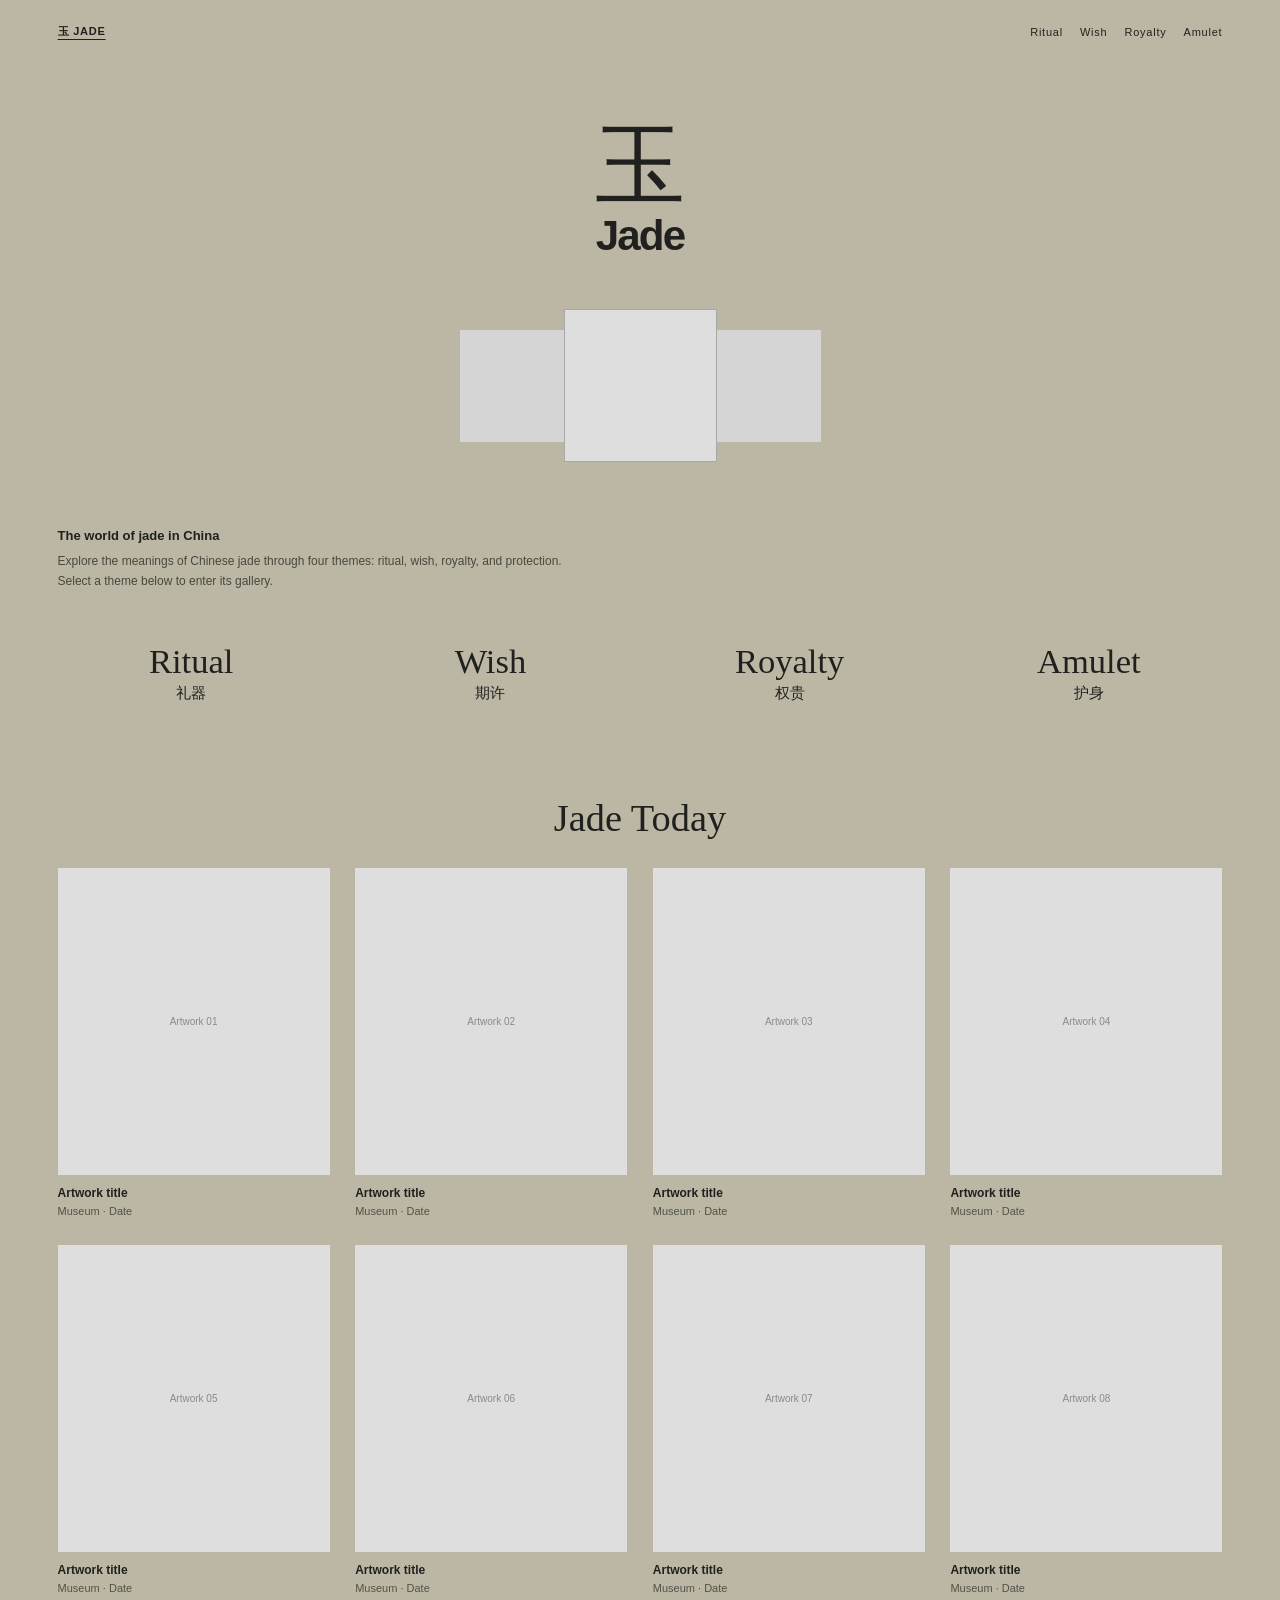
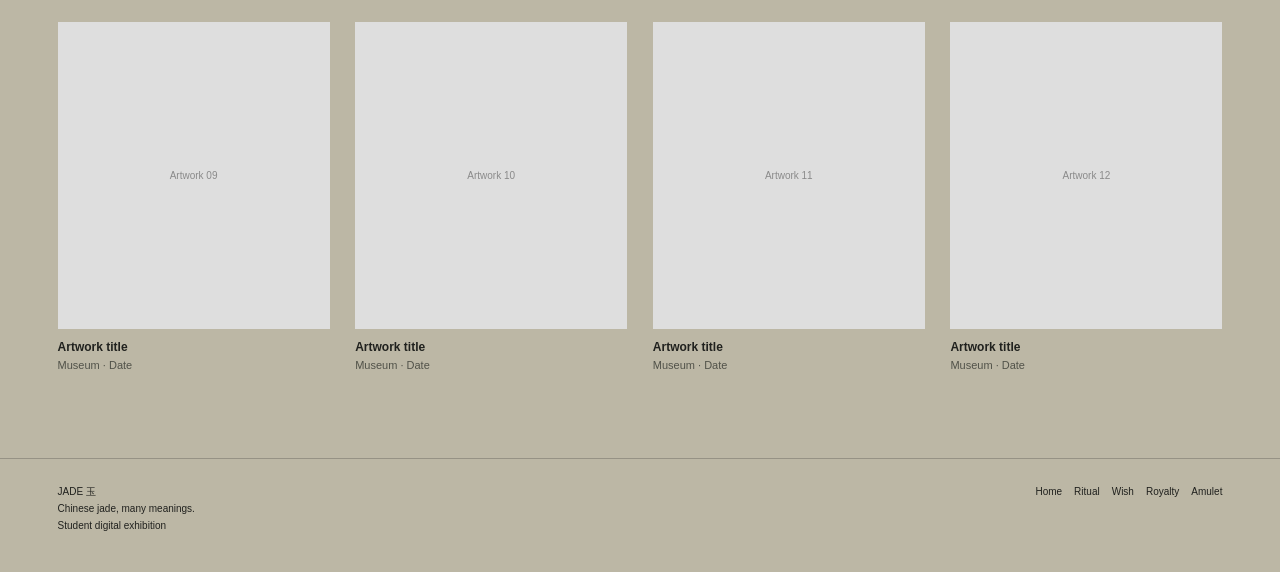
<file: index.html>
<!DOCTYPE html>
<html lang="en">
<head>
  <meta charset="UTF-8">
  <meta name="viewport" content="width=device-width, initial-scale=1.0">
  <meta name="description" content="An online exhibition exploring the meanings of Chinese jade.">
  <title>Home | JADE 玉</title>
  <link rel="stylesheet" href="style.css">
</head>
<body class="theme-home">
<main class="site-shell">
<header class="site-nav"><a class="brand" href="index.html" aria-current="page">玉 JADE</a><nav class="nav-links" aria-label="Exhibition categories"><a href="ritual.html">Ritual</a><a href="wish.html">Wish</a><a href="royalty.html">Royalty</a><a href="amulet.html">Amulet</a></nav></header>
<section class="home-intro" aria-label="Exhibition title">
  <h1>玉<span>Jade</span></h1>
  <div class="jade-shapes" aria-hidden="true">
    <span class="square"></span><span class="square center"></span><span class="square"></span>
  </div>
</section>
<div class="section-inner">
  <div class="intro-copy">
    <h2>The world of jade in China</h2>
    <p>Explore the meanings of Chinese jade through four themes: ritual, wish, royalty, and protection. Select a theme below to enter its gallery.</p>
  </div>
  <nav class="topics" aria-label="Choose an exhibition theme">
<a class="topic-link" href="ritual.html"><span class="en">Ritual</span><span class="zh" lang="zh">礼器</span></a>
<a class="topic-link" href="wish.html"><span class="en">Wish</span><span class="zh" lang="zh">期许</span></a>
<a class="topic-link" href="royalty.html"><span class="en">Royalty</span><span class="zh" lang="zh">权贵</span></a>
<a class="topic-link" href="amulet.html"><span class="en">Amulet</span><span class="zh" lang="zh">护身</span></a>
</nav>
  <section aria-labelledby="jade-today-title">
    <h2 class="section-heading" id="jade-today-title">Jade Today</h2>
    <div class="artwork-grid">
      <article class="artwork-card">
        <!-- Replace the placeholder with: <img src="images/artwork-01.jpg" alt="Describe the object"> -->
        <div class="artwork-placeholder" aria-label="Artwork image placeholder">Artwork 01</div>
        <h3>Artwork title</h3>
        <p>Museum · Date</p>
      </article>
      <article class="artwork-card">
        <!-- Replace the placeholder with: <img src="images/artwork-02.jpg" alt="Describe the object"> -->
        <div class="artwork-placeholder" aria-label="Artwork image placeholder">Artwork 02</div>
        <h3>Artwork title</h3>
        <p>Museum · Date</p>
      </article>
      <article class="artwork-card">
        <!-- Replace the placeholder with: <img src="images/artwork-03.jpg" alt="Describe the object"> -->
        <div class="artwork-placeholder" aria-label="Artwork image placeholder">Artwork 03</div>
        <h3>Artwork title</h3>
        <p>Museum · Date</p>
      </article>
      <article class="artwork-card">
        <!-- Replace the placeholder with: <img src="images/artwork-04.jpg" alt="Describe the object"> -->
        <div class="artwork-placeholder" aria-label="Artwork image placeholder">Artwork 04</div>
        <h3>Artwork title</h3>
        <p>Museum · Date</p>
      </article>
      <article class="artwork-card">
        <!-- Replace the placeholder with: <img src="images/artwork-05.jpg" alt="Describe the object"> -->
        <div class="artwork-placeholder" aria-label="Artwork image placeholder">Artwork 05</div>
        <h3>Artwork title</h3>
        <p>Museum · Date</p>
      </article>
      <article class="artwork-card">
        <!-- Replace the placeholder with: <img src="images/artwork-06.jpg" alt="Describe the object"> -->
        <div class="artwork-placeholder" aria-label="Artwork image placeholder">Artwork 06</div>
        <h3>Artwork title</h3>
        <p>Museum · Date</p>
      </article>
      <article class="artwork-card">
        <!-- Replace the placeholder with: <img src="images/artwork-07.jpg" alt="Describe the object"> -->
        <div class="artwork-placeholder" aria-label="Artwork image placeholder">Artwork 07</div>
        <h3>Artwork title</h3>
        <p>Museum · Date</p>
      </article>
      <article class="artwork-card">
        <!-- Replace the placeholder with: <img src="images/artwork-08.jpg" alt="Describe the object"> -->
        <div class="artwork-placeholder" aria-label="Artwork image placeholder">Artwork 08</div>
        <h3>Artwork title</h3>
        <p>Museum · Date</p>
      </article>
      <article class="artwork-card">
        <!-- Replace the placeholder with: <img src="images/artwork-09.jpg" alt="Describe the object"> -->
        <div class="artwork-placeholder" aria-label="Artwork image placeholder">Artwork 09</div>
        <h3>Artwork title</h3>
        <p>Museum · Date</p>
      </article>
      <article class="artwork-card">
        <!-- Replace the placeholder with: <img src="images/artwork-10.jpg" alt="Describe the object"> -->
        <div class="artwork-placeholder" aria-label="Artwork image placeholder">Artwork 10</div>
        <h3>Artwork title</h3>
        <p>Museum · Date</p>
      </article>
      <article class="artwork-card">
        <!-- Replace the placeholder with: <img src="images/artwork-11.jpg" alt="Describe the object"> -->
        <div class="artwork-placeholder" aria-label="Artwork image placeholder">Artwork 11</div>
        <h3>Artwork title</h3>
        <p>Museum · Date</p>
      </article>
      <article class="artwork-card">
        <!-- Replace the placeholder with: <img src="images/artwork-12.jpg" alt="Describe the object"> -->
        <div class="artwork-placeholder" aria-label="Artwork image placeholder">Artwork 12</div>
        <h3>Artwork title</h3>
        <p>Museum · Date</p>
      </article>
    </div>
  </section>
</div>
<footer class="site-footer"><div>JADE 玉<br>Chinese jade, many meanings.<br>Student digital exhibition</div><div class="footer-links"><a href="index.html">Home</a><a href="ritual.html">Ritual</a><a href="wish.html">Wish</a><a href="royalty.html">Royalty</a><a href="amulet.html">Amulet</a></div></footer>
</main>
</body>
</html>
</file>
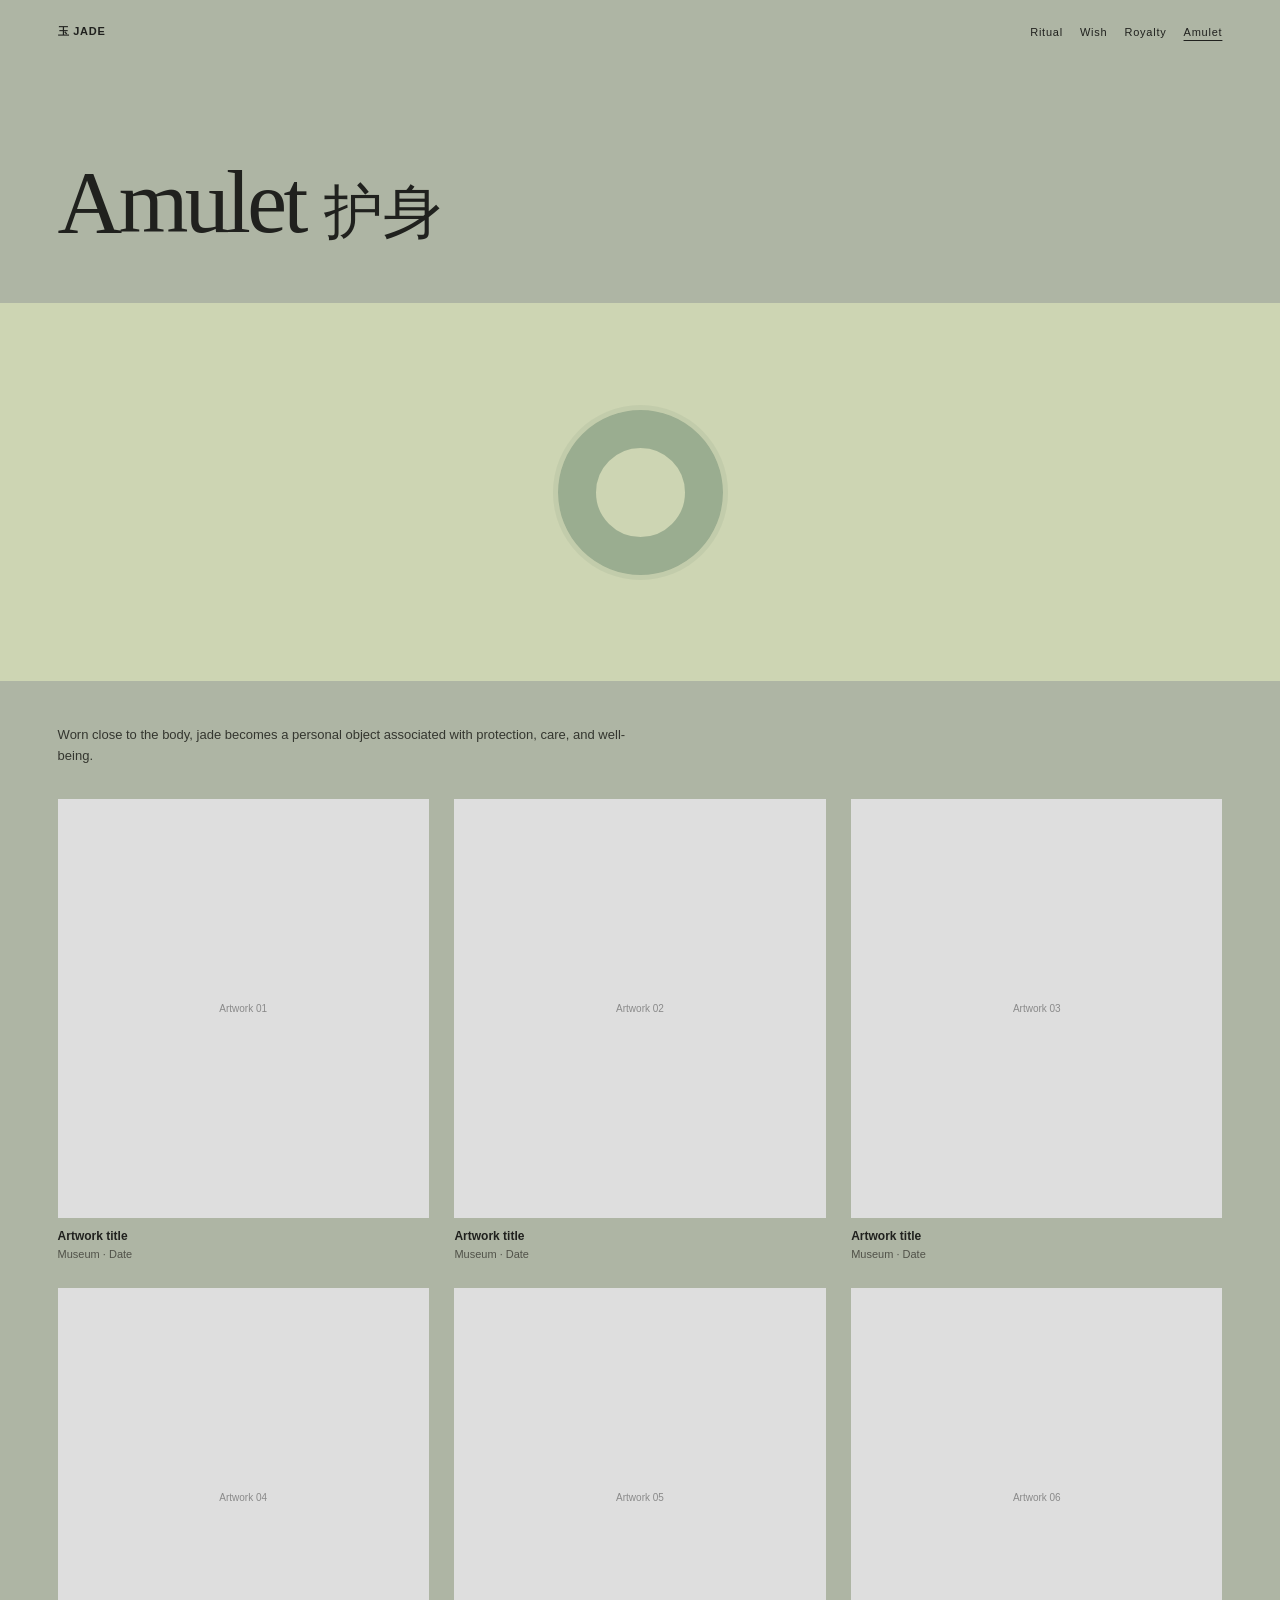
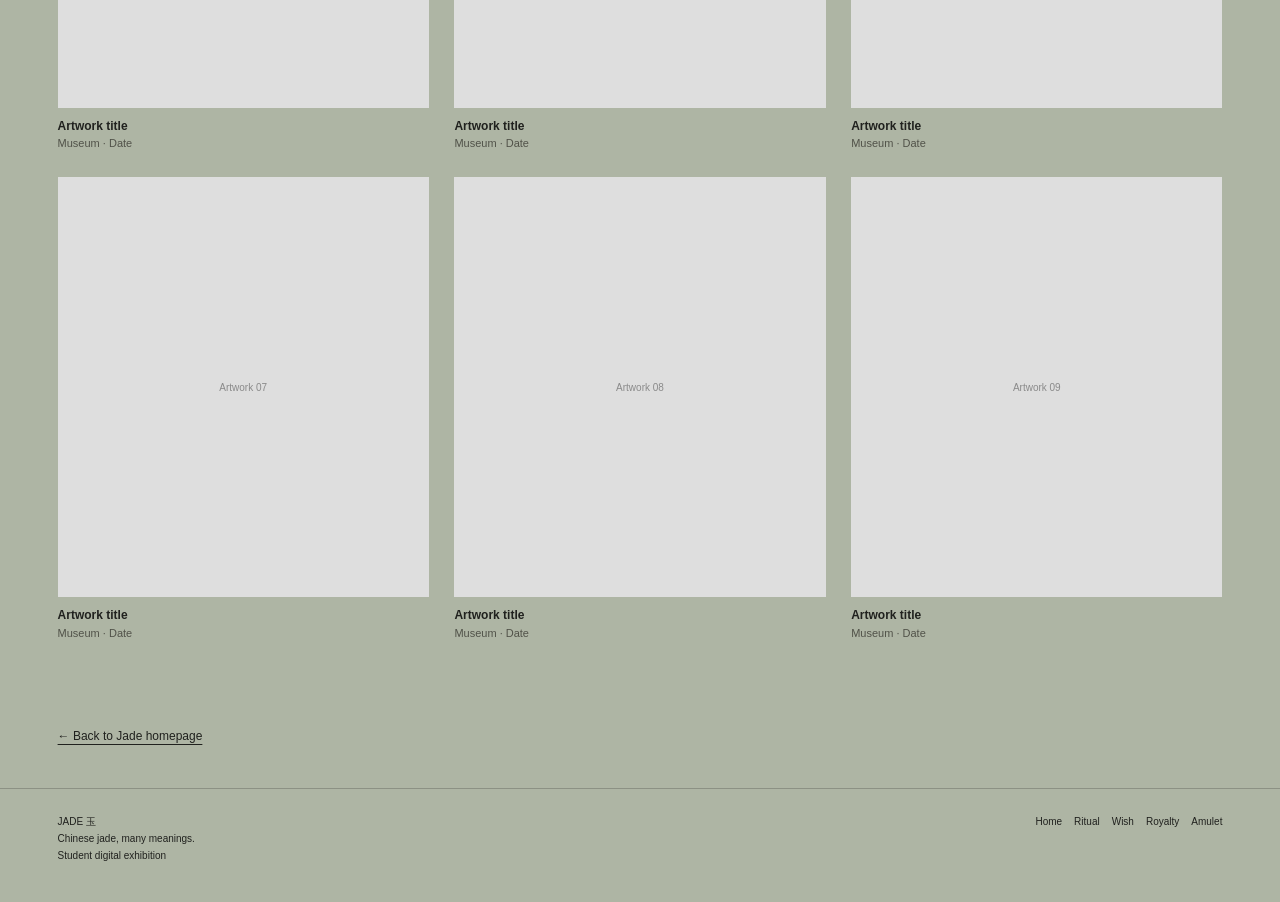
<file: amulet.html>
<!DOCTYPE html>
<html lang="en">
<head>
  <meta charset="UTF-8">
  <meta name="viewport" content="width=device-width, initial-scale=1.0">
  <meta name="description" content="An online exhibition exploring the meanings of Chinese jade.">
  <title>Amulet 护身 | JADE 玉</title>
  <link rel="stylesheet" href="style.css">
</head>
<body class="theme-amulet">
<main class="site-shell">
<header class="site-nav"><a class="brand" href="index.html">玉 JADE</a><nav class="nav-links" aria-label="Exhibition categories"><a href="ritual.html">Ritual</a><a href="wish.html">Wish</a><a href="royalty.html">Royalty</a><a href="amulet.html" aria-current="page">Amulet</a></nav></header>
<section class="category-title"><h1>Amulet <span lang="zh">护身</span></h1></section>
<section class="category-banner" aria-label="https://www.meisterdrucke.uk/kunstwerke/1260px/Chinese_School_-_A_Chinese_Dragon_%28colour_woodblock_print%29_-_%28MeisterDrucke-421501%29.jpg">
  
  <div class="banner-motif" aria-hidden="true"><div class="motif-ring"></div></div>
</section>
<div class="section-inner category-content">
  <p class="description">Worn close to the body, jade becomes a personal object associated with protection, care, and well-being.</p>
  <section aria-label="Works in Amulet gallery">
  <div class="artwork-grid">
      <article class="artwork-card">
        <!-- Replace the placeholder with: <img src="images/artwork-01.jpg" alt="Describe the object"> -->
        <div class="artwork-placeholder" aria-label="Artwork image placeholder">Artwork 01</div>
        <h3>Artwork title</h3>
        <p>Museum · Date</p>
      </article>
      <article class="artwork-card">
        <!-- Replace the placeholder with: <img src="images/artwork-02.jpg" alt="Describe the object"> -->
        <div class="artwork-placeholder" aria-label="Artwork image placeholder">Artwork 02</div>
        <h3>Artwork title</h3>
        <p>Museum · Date</p>
      </article>
      <article class="artwork-card">
        <!-- Replace the placeholder with: <img src="images/artwork-03.jpg" alt="Describe the object"> -->
        <div class="artwork-placeholder" aria-label="Artwork image placeholder">Artwork 03</div>
        <h3>Artwork title</h3>
        <p>Museum · Date</p>
      </article>
      <article class="artwork-card">
        <!-- Replace the placeholder with: <img src="images/artwork-04.jpg" alt="Describe the object"> -->
        <div class="artwork-placeholder" aria-label="Artwork image placeholder">Artwork 04</div>
        <h3>Artwork title</h3>
        <p>Museum · Date</p>
      </article>
      <article class="artwork-card">
        <!-- Replace the placeholder with: <img src="images/artwork-05.jpg" alt="Describe the object"> -->
        <div class="artwork-placeholder" aria-label="Artwork image placeholder">Artwork 05</div>
        <h3>Artwork title</h3>
        <p>Museum · Date</p>
      </article>
      <article class="artwork-card">
        <!-- Replace the placeholder with: <img src="images/artwork-06.jpg" alt="Describe the object"> -->
        <div class="artwork-placeholder" aria-label="Artwork image placeholder">Artwork 06</div>
        <h3>Artwork title</h3>
        <p>Museum · Date</p>
      </article>
      <article class="artwork-card">
        <!-- Replace the placeholder with: <img src="images/artwork-07.jpg" alt="Describe the object"> -->
        <div class="artwork-placeholder" aria-label="Artwork image placeholder">Artwork 07</div>
        <h3>Artwork title</h3>
        <p>Museum · Date</p>
      </article>
      <article class="artwork-card">
        <!-- Replace the placeholder with: <img src="images/artwork-08.jpg" alt="Describe the object"> -->
        <div class="artwork-placeholder" aria-label="Artwork image placeholder">Artwork 08</div>
        <h3>Artwork title</h3>
        <p>Museum · Date</p>
      </article>
      <article class="artwork-card">
        <!-- Replace the placeholder with: <img src="images/artwork-09.jpg" alt="Describe the object"> -->
        <div class="artwork-placeholder" aria-label="Artwork image placeholder">Artwork 09</div>
        <h3>Artwork title</h3>
        <p>Museum · Date</p>
      </article>
    </div>
  </section>
  <a class="back-link" href="index.html">← Back to Jade homepage</a>
</div>
<footer class="site-footer"><div>JADE 玉<br>Chinese jade, many meanings.<br>Student digital exhibition</div><div class="footer-links"><a href="index.html">Home</a><a href="ritual.html">Ritual</a><a href="wish.html">Wish</a><a href="royalty.html">Royalty</a><a href="amulet.html">Amulet</a></div></footer>
</main>
</body>
</html>
</file>
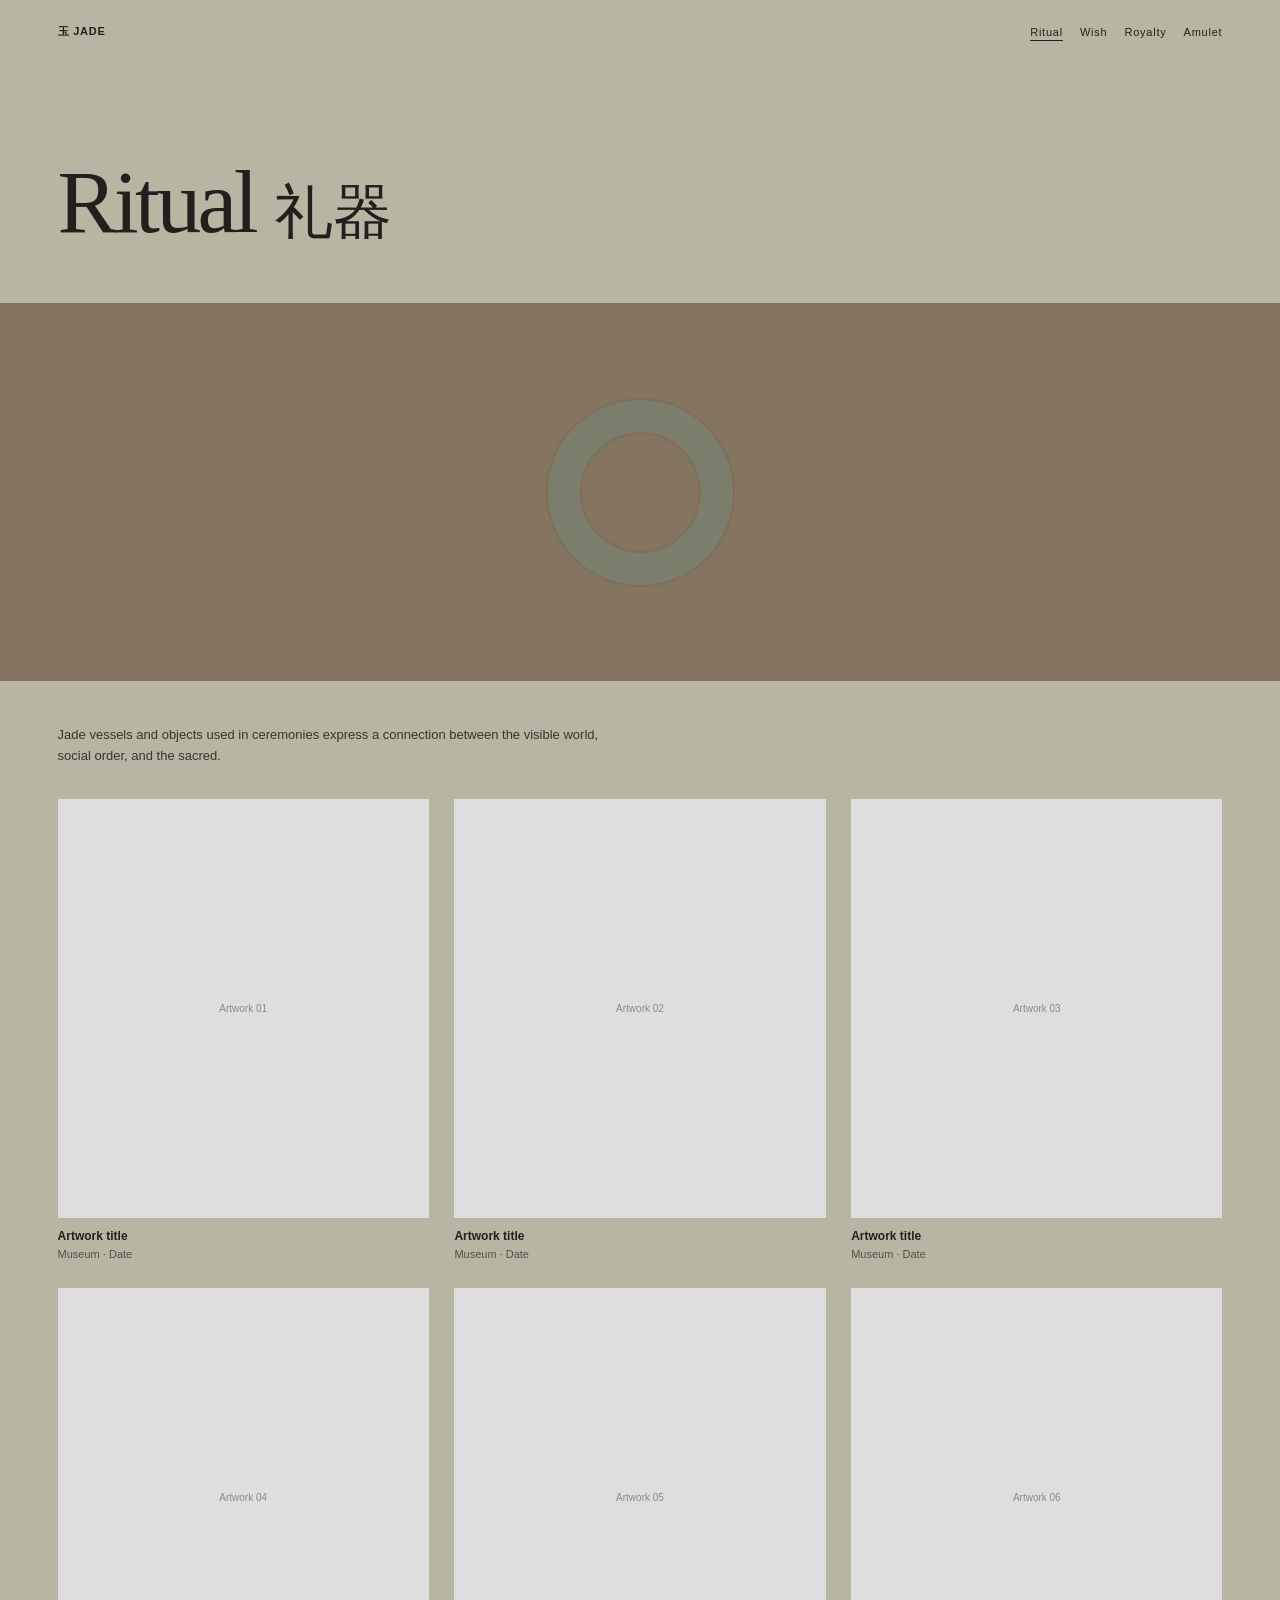
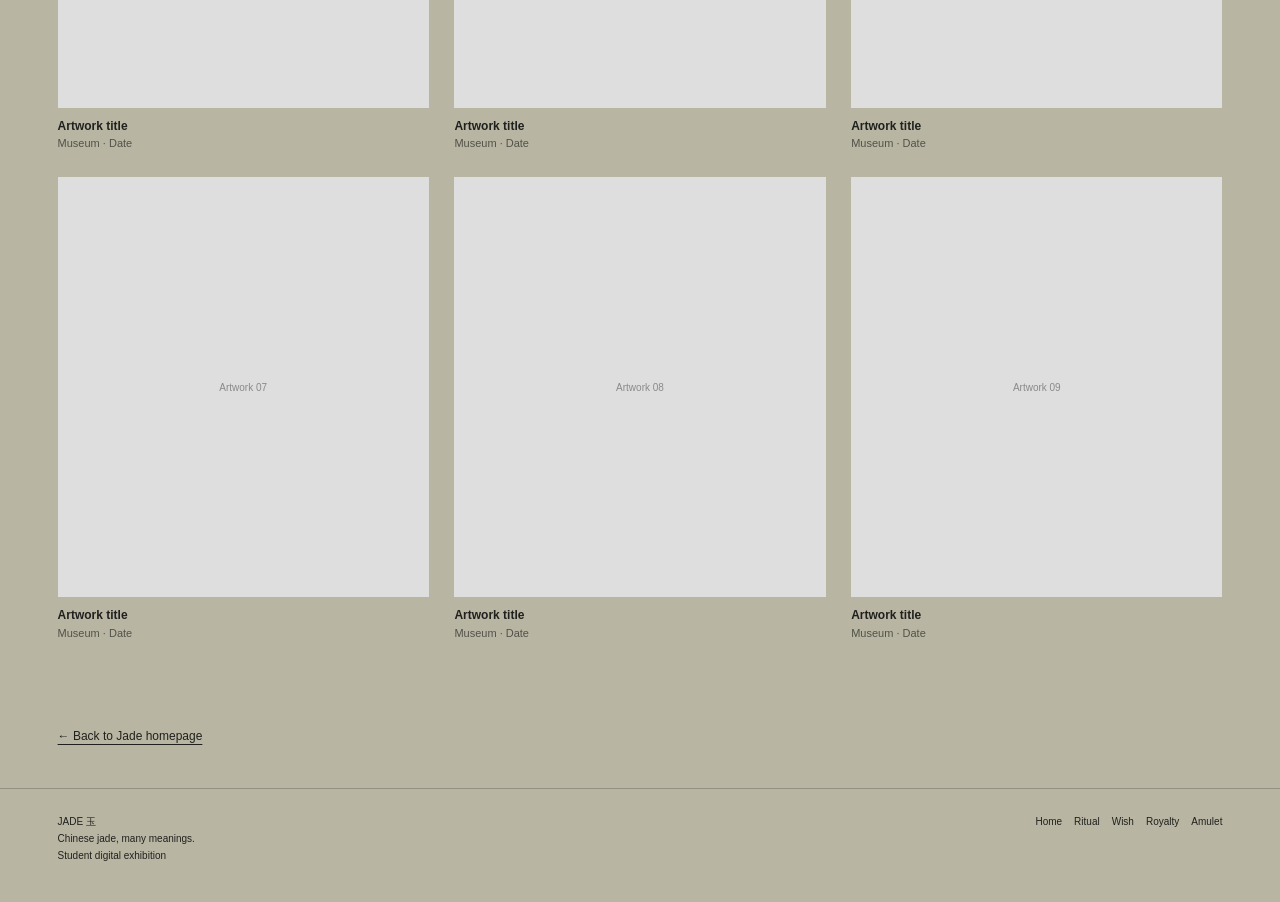
<file: ritual.html>
<!DOCTYPE html>
<html lang="en">
<head>
  <meta charset="UTF-8">
  <meta name="viewport" content="width=device-width, initial-scale=1.0">
  <meta name="description" content="An online exhibition exploring the meanings of Chinese jade.">
  <title>Ritual 礼器 | JADE 玉</title>
  <link rel="stylesheet" href="style.css">
</head>
<body class="theme-ritual">
<main class="site-shell">
<header class="site-nav"><a class="brand" href="index.html">玉 JADE</a><nav class="nav-links" aria-label="Exhibition categories"><a href="ritual.html" aria-current="page">Ritual</a><a href="wish.html">Wish</a><a href="royalty.html">Royalty</a><a href="amulet.html">Amulet</a></nav></header>
<section class="category-title"><h1>Ritual <span lang="zh">礼器</span></h1></section>
<section class="category-banner" aria-label="Ritual thematic banner, temporary graphic">
  <!-- Replace this decorative graphic with your chosen hero artwork image when ready. -->
  <div class="banner-motif" aria-hidden="true"><div class="motif-circle"></div></div>
</section>
<div class="section-inner category-content">
  <p class="description">Jade vessels and objects used in ceremonies express a connection between the visible world, social order, and the sacred.</p>
  <section aria-label="Works in Ritual gallery">
  <div class="artwork-grid">
      <article class="artwork-card">
        <!-- Replace the placeholder with: <img src="images/artwork-01.jpg" alt="Describe the object"> -->
        <div class="artwork-placeholder" aria-label="Artwork image placeholder">Artwork 01</div>
        <h3>Artwork title</h3>
        <p>Museum · Date</p>
      </article>
      <article class="artwork-card">
        <!-- Replace the placeholder with: <img src="images/artwork-02.jpg" alt="Describe the object"> -->
        <div class="artwork-placeholder" aria-label="Artwork image placeholder">Artwork 02</div>
        <h3>Artwork title</h3>
        <p>Museum · Date</p>
      </article>
      <article class="artwork-card">
        <!-- Replace the placeholder with: <img src="images/artwork-03.jpg" alt="Describe the object"> -->
        <div class="artwork-placeholder" aria-label="Artwork image placeholder">Artwork 03</div>
        <h3>Artwork title</h3>
        <p>Museum · Date</p>
      </article>
      <article class="artwork-card">
        <!-- Replace the placeholder with: <img src="images/artwork-04.jpg" alt="Describe the object"> -->
        <div class="artwork-placeholder" aria-label="Artwork image placeholder">Artwork 04</div>
        <h3>Artwork title</h3>
        <p>Museum · Date</p>
      </article>
      <article class="artwork-card">
        <!-- Replace the placeholder with: <img src="images/artwork-05.jpg" alt="Describe the object"> -->
        <div class="artwork-placeholder" aria-label="Artwork image placeholder">Artwork 05</div>
        <h3>Artwork title</h3>
        <p>Museum · Date</p>
      </article>
      <article class="artwork-card">
        <!-- Replace the placeholder with: <img src="images/artwork-06.jpg" alt="Describe the object"> -->
        <div class="artwork-placeholder" aria-label="Artwork image placeholder">Artwork 06</div>
        <h3>Artwork title</h3>
        <p>Museum · Date</p>
      </article>
      <article class="artwork-card">
        <!-- Replace the placeholder with: <img src="images/artwork-07.jpg" alt="Describe the object"> -->
        <div class="artwork-placeholder" aria-label="Artwork image placeholder">Artwork 07</div>
        <h3>Artwork title</h3>
        <p>Museum · Date</p>
      </article>
      <article class="artwork-card">
        <!-- Replace the placeholder with: <img src="images/artwork-08.jpg" alt="Describe the object"> -->
        <div class="artwork-placeholder" aria-label="Artwork image placeholder">Artwork 08</div>
        <h3>Artwork title</h3>
        <p>Museum · Date</p>
      </article>
      <article class="artwork-card">
        <!-- Replace the placeholder with: <img src="images/artwork-09.jpg" alt="Describe the object"> -->
        <div class="artwork-placeholder" aria-label="Artwork image placeholder">Artwork 09</div>
        <h3>Artwork title</h3>
        <p>Museum · Date</p>
      </article>
    </div>
  </section>
  <a class="back-link" href="index.html">← Back to Jade homepage</a>
</div>
<footer class="site-footer"><div>JADE 玉<br>Chinese jade, many meanings.<br>Student digital exhibition</div><div class="footer-links"><a href="index.html">Home</a><a href="ritual.html">Ritual</a><a href="wish.html">Wish</a><a href="royalty.html">Royalty</a><a href="amulet.html">Amulet</a></div></footer>
</main>
</body>
</html>
</file>
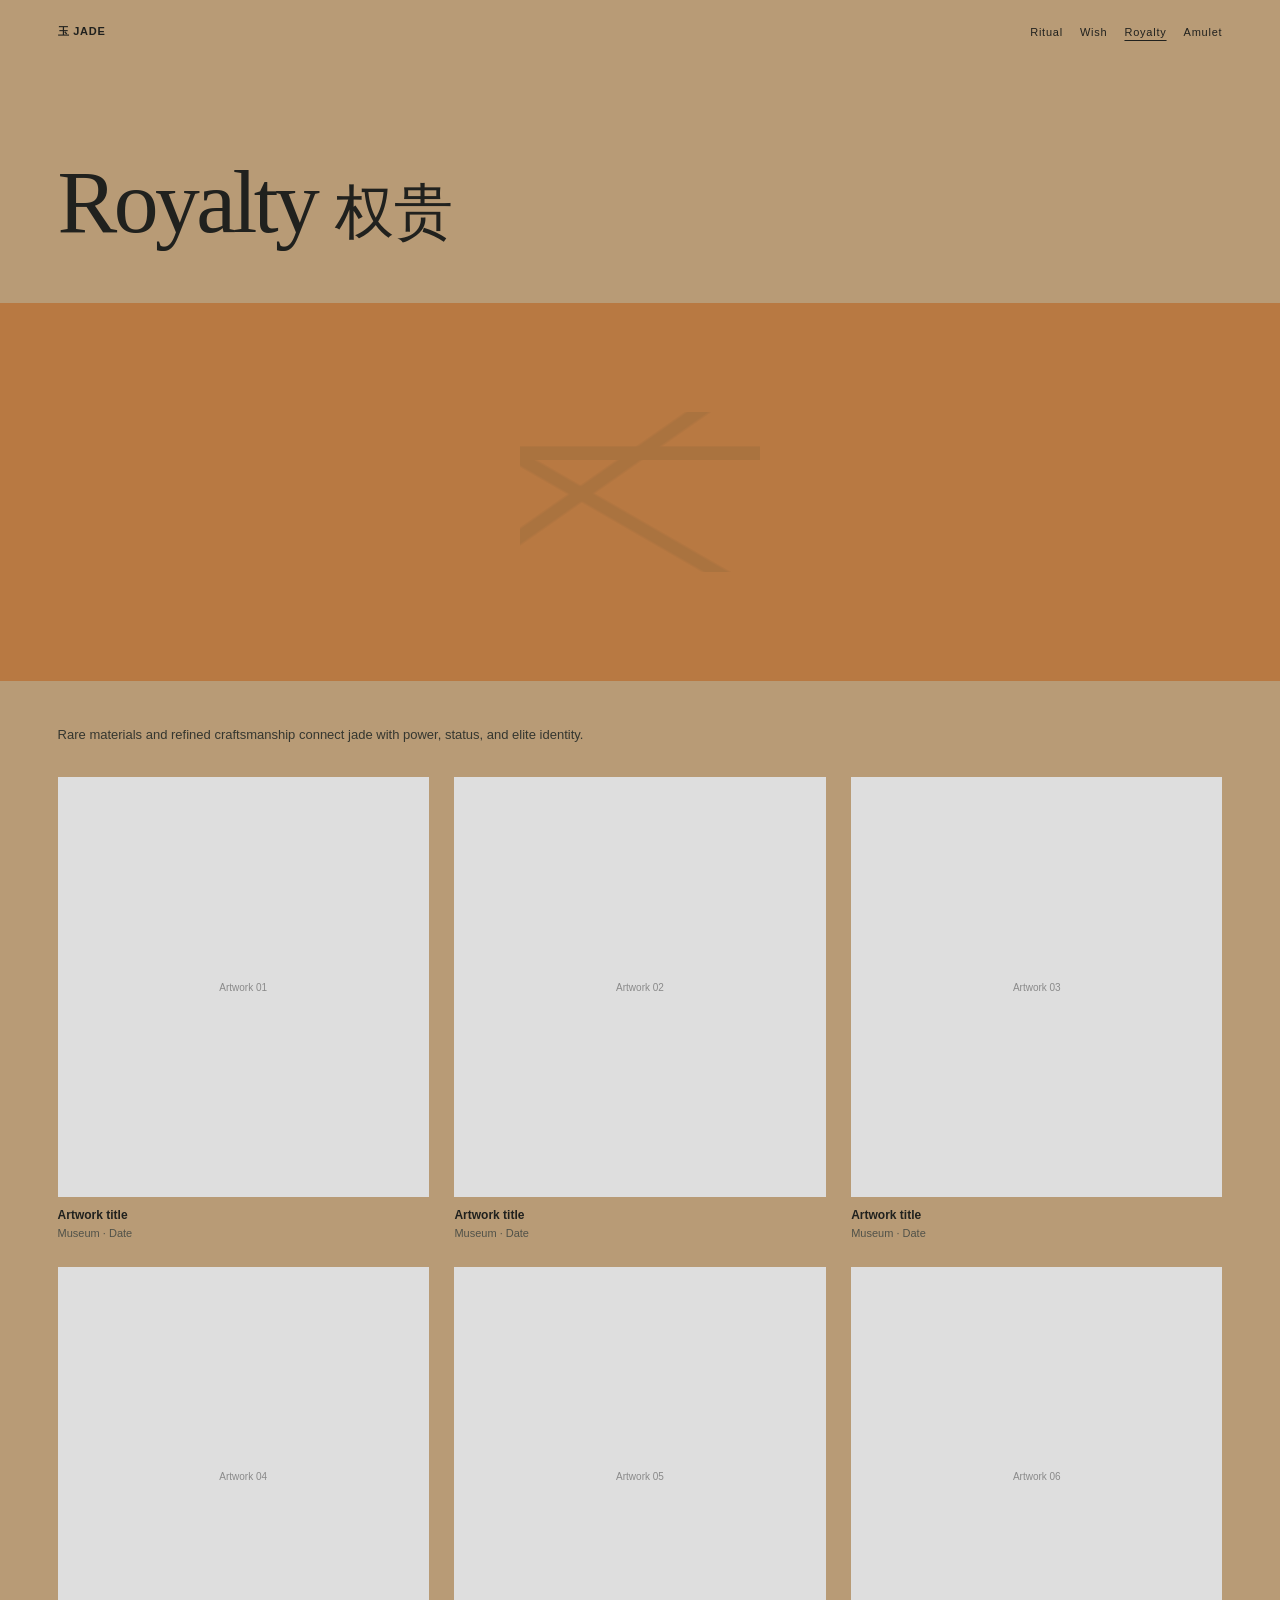
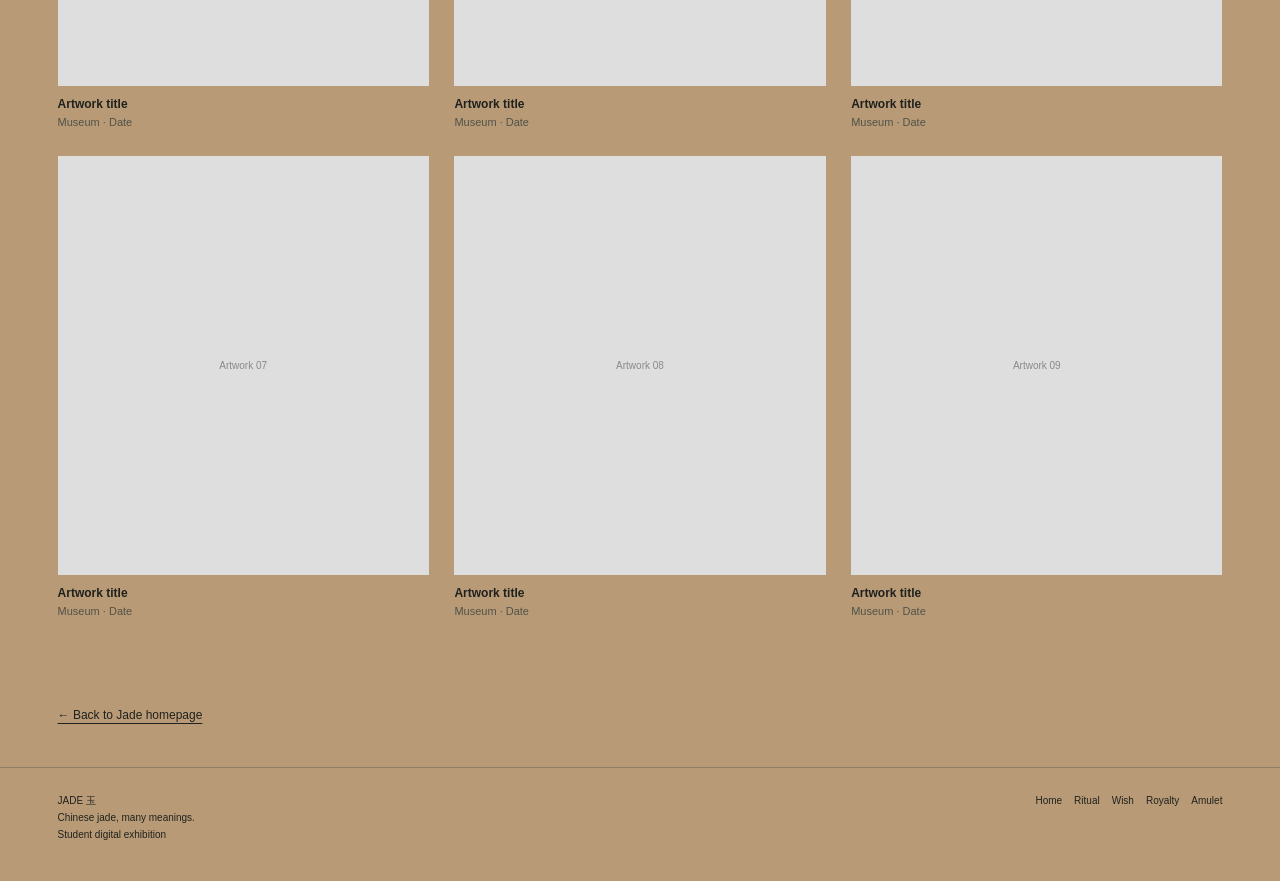
<file: royalty.html>
<!DOCTYPE html>
<html lang="en">
<head>
  <meta charset="UTF-8">
  <meta name="viewport" content="width=device-width, initial-scale=1.0">
  <meta name="description" content="An online exhibition exploring the meanings of Chinese jade.">
  <title>Royalty 权贵 | JADE 玉</title>
  <link rel="stylesheet" href="style.css">
</head>
<body class="theme-royalty">
<main class="site-shell">
<header class="site-nav"><a class="brand" href="index.html">玉 JADE</a><nav class="nav-links" aria-label="Exhibition categories"><a href="ritual.html">Ritual</a><a href="wish.html">Wish</a><a href="royalty.html" aria-current="page">Royalty</a><a href="amulet.html">Amulet</a></nav></header>
<section class="category-title"><h1>Royalty <span lang="zh">权贵</span></h1></section>
<section class="category-banner" aria-label="Royalty thematic banner, temporary graphic">
  <!-- Replace this decorative graphic with your chosen hero artwork image when ready. -->
  <div class="banner-motif" aria-hidden="true"><div class="motif-crown"></div></div>
</section>
<div class="section-inner category-content">
  <p class="description">Rare materials and refined craftsmanship connect jade with power, status, and elite identity.</p>
  <section aria-label="Works in Royalty gallery">
  <div class="artwork-grid">
      <article class="artwork-card">
        <!-- Replace the placeholder with: <img src="images/artwork-01.jpg" alt="Describe the object"> -->
        <div class="artwork-placeholder" aria-label="Artwork image placeholder">Artwork 01</div>
        <h3>Artwork title</h3>
        <p>Museum · Date</p>
      </article>
      <article class="artwork-card">
        <!-- Replace the placeholder with: <img src="images/artwork-02.jpg" alt="Describe the object"> -->
        <div class="artwork-placeholder" aria-label="Artwork image placeholder">Artwork 02</div>
        <h3>Artwork title</h3>
        <p>Museum · Date</p>
      </article>
      <article class="artwork-card">
        <!-- Replace the placeholder with: <img src="images/artwork-03.jpg" alt="Describe the object"> -->
        <div class="artwork-placeholder" aria-label="Artwork image placeholder">Artwork 03</div>
        <h3>Artwork title</h3>
        <p>Museum · Date</p>
      </article>
      <article class="artwork-card">
        <!-- Replace the placeholder with: <img src="images/artwork-04.jpg" alt="Describe the object"> -->
        <div class="artwork-placeholder" aria-label="Artwork image placeholder">Artwork 04</div>
        <h3>Artwork title</h3>
        <p>Museum · Date</p>
      </article>
      <article class="artwork-card">
        <!-- Replace the placeholder with: <img src="images/artwork-05.jpg" alt="Describe the object"> -->
        <div class="artwork-placeholder" aria-label="Artwork image placeholder">Artwork 05</div>
        <h3>Artwork title</h3>
        <p>Museum · Date</p>
      </article>
      <article class="artwork-card">
        <!-- Replace the placeholder with: <img src="images/artwork-06.jpg" alt="Describe the object"> -->
        <div class="artwork-placeholder" aria-label="Artwork image placeholder">Artwork 06</div>
        <h3>Artwork title</h3>
        <p>Museum · Date</p>
      </article>
      <article class="artwork-card">
        <!-- Replace the placeholder with: <img src="images/artwork-07.jpg" alt="Describe the object"> -->
        <div class="artwork-placeholder" aria-label="Artwork image placeholder">Artwork 07</div>
        <h3>Artwork title</h3>
        <p>Museum · Date</p>
      </article>
      <article class="artwork-card">
        <!-- Replace the placeholder with: <img src="images/artwork-08.jpg" alt="Describe the object"> -->
        <div class="artwork-placeholder" aria-label="Artwork image placeholder">Artwork 08</div>
        <h3>Artwork title</h3>
        <p>Museum · Date</p>
      </article>
      <article class="artwork-card">
        <!-- Replace the placeholder with: <img src="images/artwork-09.jpg" alt="Describe the object"> -->
        <div class="artwork-placeholder" aria-label="Artwork image placeholder">Artwork 09</div>
        <h3>Artwork title</h3>
        <p>Museum · Date</p>
      </article>
    </div>
  </section>
  <a class="back-link" href="index.html">← Back to Jade homepage</a>
</div>
<footer class="site-footer"><div>JADE 玉<br>Chinese jade, many meanings.<br>Student digital exhibition</div><div class="footer-links"><a href="index.html">Home</a><a href="ritual.html">Ritual</a><a href="wish.html">Wish</a><a href="royalty.html">Royalty</a><a href="amulet.html">Amulet</a></div></footer>
</main>
</body>
</html>
</file>
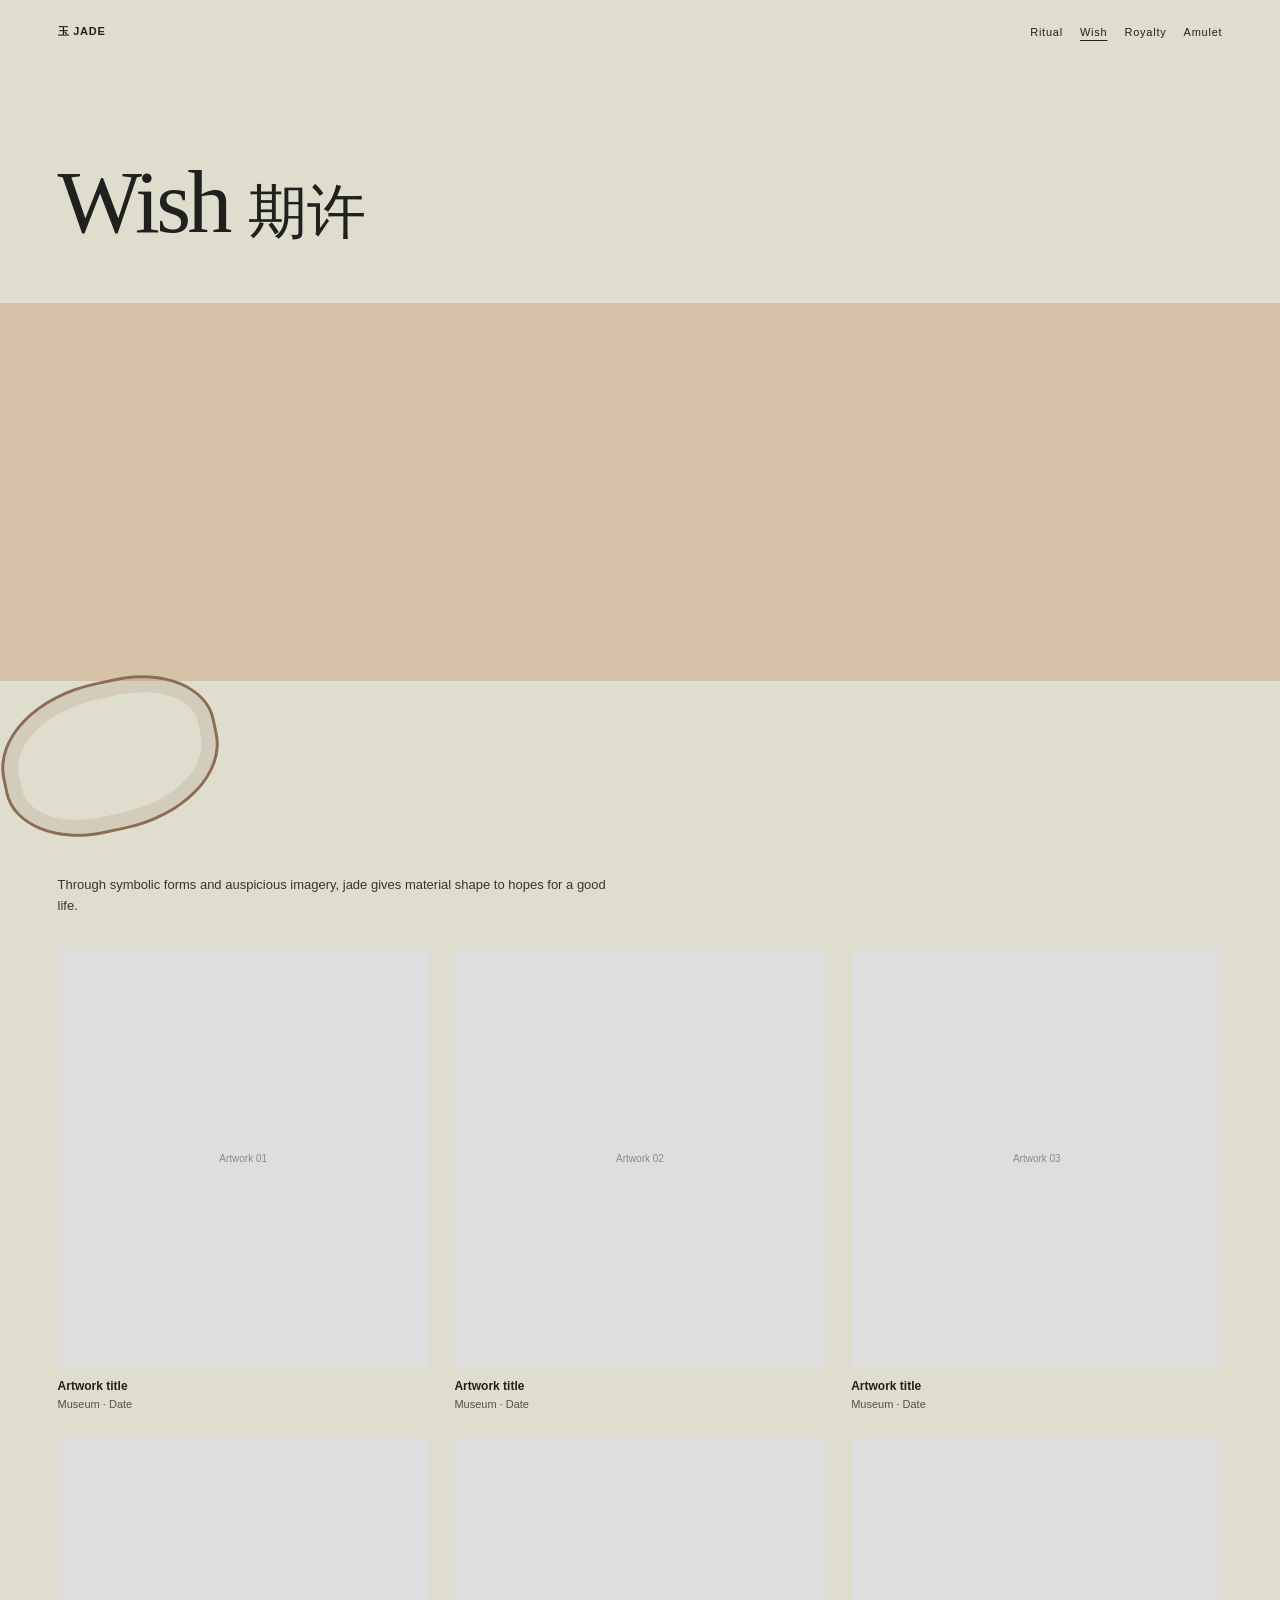
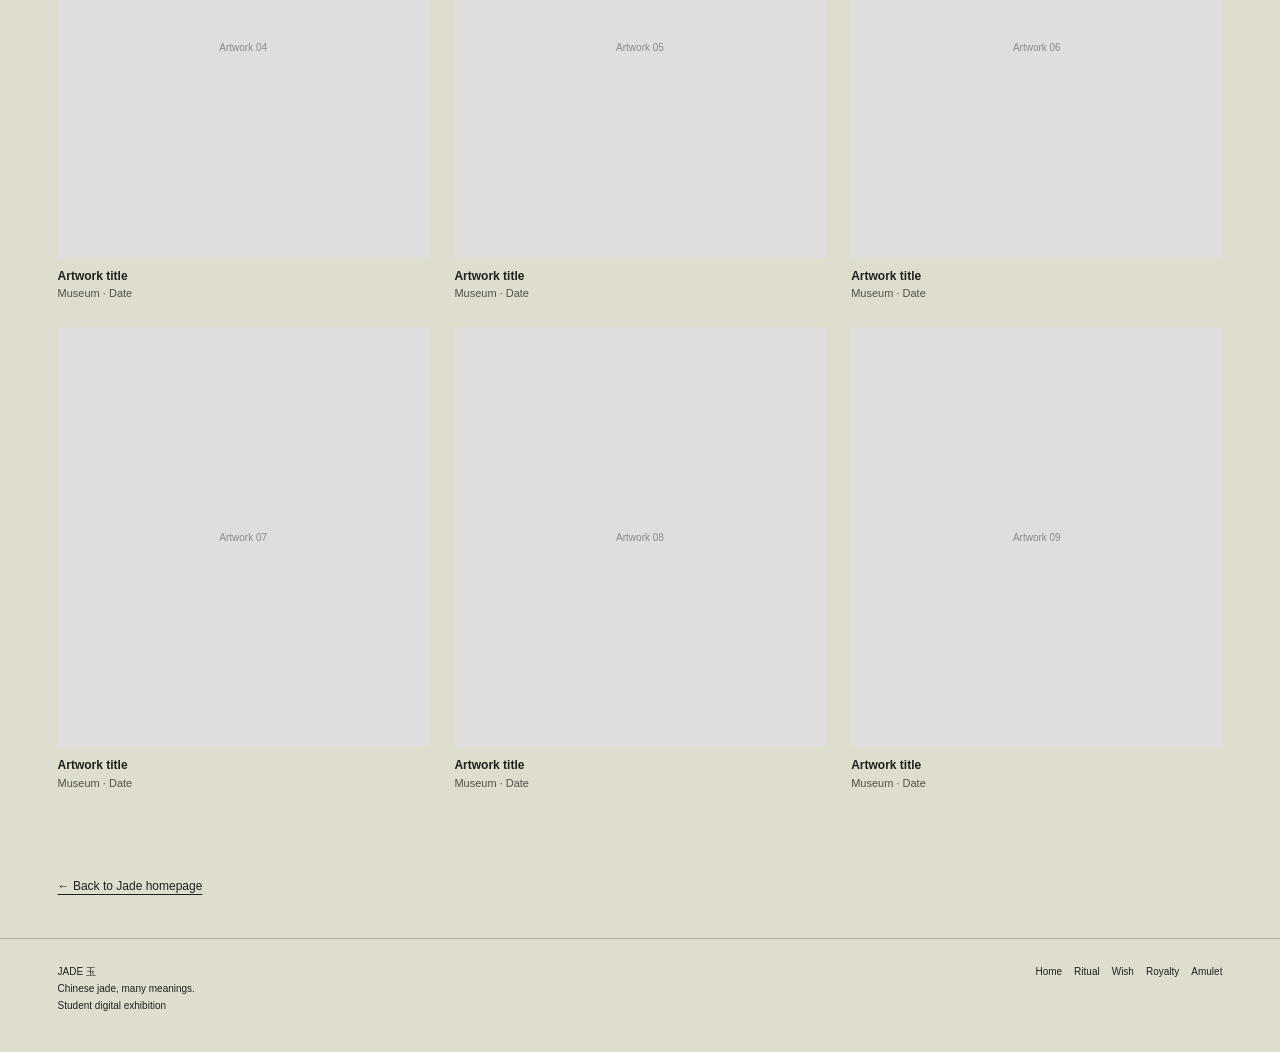
<file: wish.html>
<!DOCTYPE html>
<html lang="en">
<head>
  <meta charset="UTF-8">
  <meta name="viewport" content="width=device-width, initial-scale=1.0">
  <meta name="description" content="An online exhibition exploring the meanings of Chinese jade.">
  <title>Wish 期许 | JADE 玉</title>
  <link rel="stylesheet" href="style.css">
</head>
<body class="theme-wish">
<main class="site-shell">
<header class="site-nav"><a class="brand" href="index.html">玉 JADE</a><nav class="nav-links" aria-label="Exhibition categories"><a href="ritual.html">Ritual</a><a href="wish.html" aria-current="page">Wish</a><a href="royalty.html">Royalty</a><a href="amulet.html">Amulet</a></nav></header>
<section class="category-title"><h1>Wish <span lang="zh">期许</span></h1></section>
<section class="category-banner" aria-label=img src= "https://www.meisterdrucke.uk/kunstwerke/1260px/Chinese_School_-_A_Chinese_Dragon_%28colour_woodblock_print%29_-_%28MeisterDrucke-421501%29.jpg"></section>
  <div class="banner-motif" aria-hidden="true"><div class="motif-lozenge"></div></div>
</section>
<div class="section-inner category-content">
  <p class="description">Through symbolic forms and auspicious imagery, jade gives material shape to hopes for a good life.</p>
  <section aria-label="Works in Wish gallery">
  <div class="artwork-grid">
      <article class="artwork-card">
        <!-- Replace the placeholder with: <img src="images/artwork-01.jpg" alt="Describe the object"> -->
        <div class="artwork-placeholder" aria-label="Artwork image placeholder">Artwork 01</div>
        <h3>Artwork title</h3>
        <p>Museum · Date</p>
      </article>
      <article class="artwork-card">
        <!-- Replace the placeholder with: <img src="images/artwork-02.jpg" alt="Describe the object"> -->
        <div class="artwork-placeholder" aria-label="Artwork image placeholder">Artwork 02</div>
        <h3>Artwork title</h3>
        <p>Museum · Date</p>
      </article>
      <article class="artwork-card">
        <!-- Replace the placeholder with: <img src="images/artwork-03.jpg" alt="Describe the object"> -->
        <div class="artwork-placeholder" aria-label="Artwork image placeholder">Artwork 03</div>
        <h3>Artwork title</h3>
        <p>Museum · Date</p>
      </article>
      <article class="artwork-card">
        <!-- Replace the placeholder with: <img src="images/artwork-04.jpg" alt="Describe the object"> -->
        <div class="artwork-placeholder" aria-label="Artwork image placeholder">Artwork 04</div>
        <h3>Artwork title</h3>
        <p>Museum · Date</p>
      </article>
      <article class="artwork-card">
        <!-- Replace the placeholder with: <img src="images/artwork-05.jpg" alt="Describe the object"> -->
        <div class="artwork-placeholder" aria-label="Artwork image placeholder">Artwork 05</div>
        <h3>Artwork title</h3>
        <p>Museum · Date</p>
      </article>
      <article class="artwork-card">
        <!-- Replace the placeholder with: <img src="images/artwork-06.jpg" alt="Describe the object"> -->
        <div class="artwork-placeholder" aria-label="Artwork image placeholder">Artwork 06</div>
        <h3>Artwork title</h3>
        <p>Museum · Date</p>
      </article>
      <article class="artwork-card">
        <!-- Replace the placeholder with: <img src="images/artwork-07.jpg" alt="Describe the object"> -->
        <div class="artwork-placeholder" aria-label="Artwork image placeholder">Artwork 07</div>
        <h3>Artwork title</h3>
        <p>Museum · Date</p>
      </article>
      <article class="artwork-card">
        <!-- Replace the placeholder with: <img src="images/artwork-08.jpg" alt="Describe the object"> -->
        <div class="artwork-placeholder" aria-label="Artwork image placeholder">Artwork 08</div>
        <h3>Artwork title</h3>
        <p>Museum · Date</p>
      </article>
      <article class="artwork-card">
        <!-- Replace the placeholder with: <img src="images/artwork-09.jpg" alt="Describe the object"> -->
        <div class="artwork-placeholder" aria-label="Artwork image placeholder">Artwork 09</div>
        <h3>Artwork title</h3>
        <p>Museum · Date</p>
      </article>
    </div>
  </section>
  <a class="back-link" href="index.html">← Back to Jade homepage</a>
</div>
<footer class="site-footer"><div>JADE 玉<br>Chinese jade, many meanings.<br>Student digital exhibition</div><div class="footer-links"><a href="index.html">Home</a><a href="ritual.html">Ritual</a><a href="wish.html">Wish</a><a href="royalty.html">Royalty</a><a href="amulet.html">Amulet</a></div></footer>
</main>
</body>
</html>
</file>
<file: style.css>
/* JADE | Simple, responsive exhibition website */
:root {
  --ink: #20211e;
  --muted: #65655f;
  --paper: #bdb8a7;
  --placeholder: #dedede;
  --line: rgba(32,33,30,.24);
}
* { box-sizing: border-box; }
html { scroll-behavior: smooth; }
body { margin: 0; color: var(--ink); font-family: Georgia, 'Times New Roman', 'Songti SC', serif; background: #f5f5f3; }
a { color: inherit; }
a:focus-visible { outline: 2px solid #20211e; outline-offset: 5px; }
.site-shell { width: 100%; min-height: 100vh; min-height: 100svh; margin: 0; background: var(--paper); }
.site-nav { display: flex; align-items: center; justify-content: space-between; gap: 24px; padding: 24px clamp(24px, 4.5vw, 100px); font-family: Arial, 'Helvetica Neue', sans-serif; font-size: 11px; letter-spacing: .07em; }
.site-nav a { text-decoration: none; }
.site-nav a:hover, .site-nav a[aria-current='page'] { text-decoration: underline; text-underline-offset: 4px; }
.site-nav .nav-links { display: flex; flex-wrap: wrap; justify-content: flex-end; gap: 17px; }
.brand { font-weight: bold; text-transform: uppercase; }
.home-intro { display: flex; flex-direction: column; align-items: center; justify-content: center; min-height: clamp(330px, 49svh, 640px); padding: 55px 24px 18px; text-align: center; }
.home-intro h1 { font-size: clamp(56px, 7vw, 112px); line-height: .95; margin: 0 0 35px; font-weight: normal; }
.home-intro h1 span { display: block; font-size: .47em; margin-top: 7px; font-family: Arial, sans-serif; font-weight: bold; letter-spacing: -.045em; }
.jade-shapes { display: flex; align-items: center; justify-content: center; height: 190px; width: 100%; }
.jade-shapes .square { display: block; background: #d5d5d5; width: 112px; height: 112px; }
.jade-shapes .square.center { height: 153px; width: 153px; background: #dedede; border: 1px solid #a7a7a7; margin: 0 -8px; z-index: 1; }
.section-inner { width: 100%; padding: 0 clamp(24px, 4.5vw, 100px); }
.intro-copy { margin: 24px 0 30px; max-width: 720px; }
.intro-copy h2 { font: bold 13px Arial, sans-serif; margin: 0 0 9px; }
.intro-copy p { margin: 0; max-width: 520px; font: 12px/1.65 Arial, sans-serif; color: #47483f; }
.topics { display: grid; grid-template-columns: repeat(4,minmax(0,1fr)); gap: clamp(12px, 2.5vw, 54px); margin: 0 0 70px; }
.topic-link { min-height: 104px; display: flex; flex-direction: column; justify-content: center; align-items: center; padding: 14px 8px; text-decoration: none; text-align: center; border: 1px solid transparent; transition: background .2s, border-color .2s, transform .2s; }
.topic-link:hover { border-color: var(--ink); background: rgba(255,255,255,.2); transform: translateY(-3px); }
.topic-link .en { font-size: clamp(21px, 2.7vw, 45px); line-height: 1; }
.topic-link .zh { font-size: 15px; margin-top: 6px; }
.section-heading { font-size: clamp(30px, 3vw, 48px); font-weight: normal; text-align: center; margin: 0 0 28px; }
.artwork-grid { display: grid; grid-template-columns: repeat(4,minmax(0,1fr)); gap: clamp(16px, 2vw, 36px); padding-bottom: 85px; }
.artwork-card { min-width: 0; }
.artwork-placeholder { width: 100%; aspect-ratio: 1 / 1.13; background: var(--placeholder); display: flex; align-items: center; justify-content: center; color: #8a8a8a; font: 10px Arial, sans-serif; text-align: center; padding: 12px; }
.artwork-card img { display: block; width: 100%; aspect-ratio: 1 / 1.13; object-fit: cover; }
.artwork-card h3 { font: 12px/1.4 Arial, sans-serif; margin: 10px 0 2px; font-weight: 600; }
.artwork-card p { font: 11px/1.4 Arial, sans-serif; color: #515249; margin: 0; }
.category-title { padding: 80px clamp(24px, 4.5vw, 100px) 56px; min-height: 240px; display: flex; align-items: end; }
.category-title h1 { margin: 0; font-size: clamp(62px, 7vw, 120px); font-weight: normal; line-height: 1; letter-spacing: -.04em; }
.category-title h1 span { font-size: .66em; letter-spacing: normal; }
.category-banner { height: clamp(280px, 42svh, 560px); width: 100%; overflow: hidden; background: rgba(255,255,255,.18); position: relative; }
.category-banner .banner-motif { position: absolute; inset: 0; display: flex; align-items: center; justify-content: center; opacity: .5; }
.motif-circle { width: 185px; height: 185px; border: 32px solid #718875; border-radius: 50%; box-shadow: inset 0 0 0 2px rgba(10,50,30,.12), 0 0 0 2px rgba(10,50,30,.12); }
.motif-lozenge { width: 220px; height: 150px; border: 3px solid #8b6d54; border-radius: 50% 40%; transform: rotate(-12deg); box-shadow: inset 0 0 0 14px rgba(139,109,84,.15); }
.motif-crown { width: 240px; height: 160px; background: linear-gradient(145deg,transparent 35%,#926a3d 36% 40%,transparent 41%), linear-gradient(30deg,transparent 35%,#926a3d 36% 40%,transparent 41%), linear-gradient(0deg,transparent 70%,#926a3d 70% 78%,transparent 79%); opacity: .7; }
.motif-ring { width: 165px; height: 165px; border: 38px solid #69866e; border-radius: 50%; box-shadow: 0 0 0 5px rgba(10,50,30,.1); }
.category-content { padding-top: 43px; }
.category-content .description { max-width: 570px; font: 13px/1.65 Arial, sans-serif; margin: 0 0 32px; color: #34362f; }
.category-content .artwork-grid { grid-template-columns: repeat(3,minmax(0,1fr)); }
.back-link { font: 12px Arial, sans-serif; display: inline-block; margin-bottom: 45px; text-decoration: underline; text-underline-offset: 4px; }
.site-footer { border-top: 1px solid var(--line); padding: 24px clamp(24px, 4.5vw, 100px) 38px; display: flex; gap: 25px; align-items: start; justify-content: space-between; font: 10px/1.7 Arial, sans-serif; }
.site-footer .footer-links { display: flex; flex-wrap: wrap; gap: 12px; }
.site-footer a { text-decoration: none; }
.site-footer a:hover { text-decoration: underline; }
.theme-home { --paper: #bcb7a5; }
.theme-ritual { --paper: #b9b5a3; }
.theme-wish { --paper: #dfddce; }
.theme-royalty { --paper: #b89b76; }
.theme-amulet { --paper: #aeb5a4; }
.theme-ritual .category-banner { background: #85745f; }
.theme-wish .category-banner { background: #d6c1a9; }
.theme-royalty .category-banner { background: #b87942; }
.theme-amulet .category-banner { background: #cdd5b3; }
@media (max-width: 620px) {
  .site-nav { padding: 18px 20px; gap: 12px; align-items: flex-start; }
  .site-nav .nav-links { gap: 8px 13px; font-size: 10px; }
  .home-intro { min-height: 310px; padding-top: 40px; }
  .home-intro h1 { font-size: 55px; }
  .jade-shapes { height: 155px; }
  .jade-shapes .square { width: 65px; height: 65px; }
  .jade-shapes .square.center { width: 105px; height: 105px; }
  .section-inner { padding: 0 20px; }
  .topics { gap: 2px; }
  .topic-link { min-height: 82px; padding: 8px 3px; }
  .topic-link .en { font-size: 16px; }
  .topic-link .zh { font-size: 12px; }
  .artwork-grid { grid-template-columns: repeat(2, minmax(0,1fr)); gap: 16px 11px; }
  .category-content .artwork-grid { grid-template-columns: repeat(2, minmax(0,1fr)); }
  .category-title { padding: 55px 20px 36px; min-height: 200px; }
  .category-title h1 { font-size: 45px; }
  .category-banner { height: 260px; }
  .site-footer { padding: 18px 20px 30px; flex-direction: column; gap: 12px; }
}
</file>
